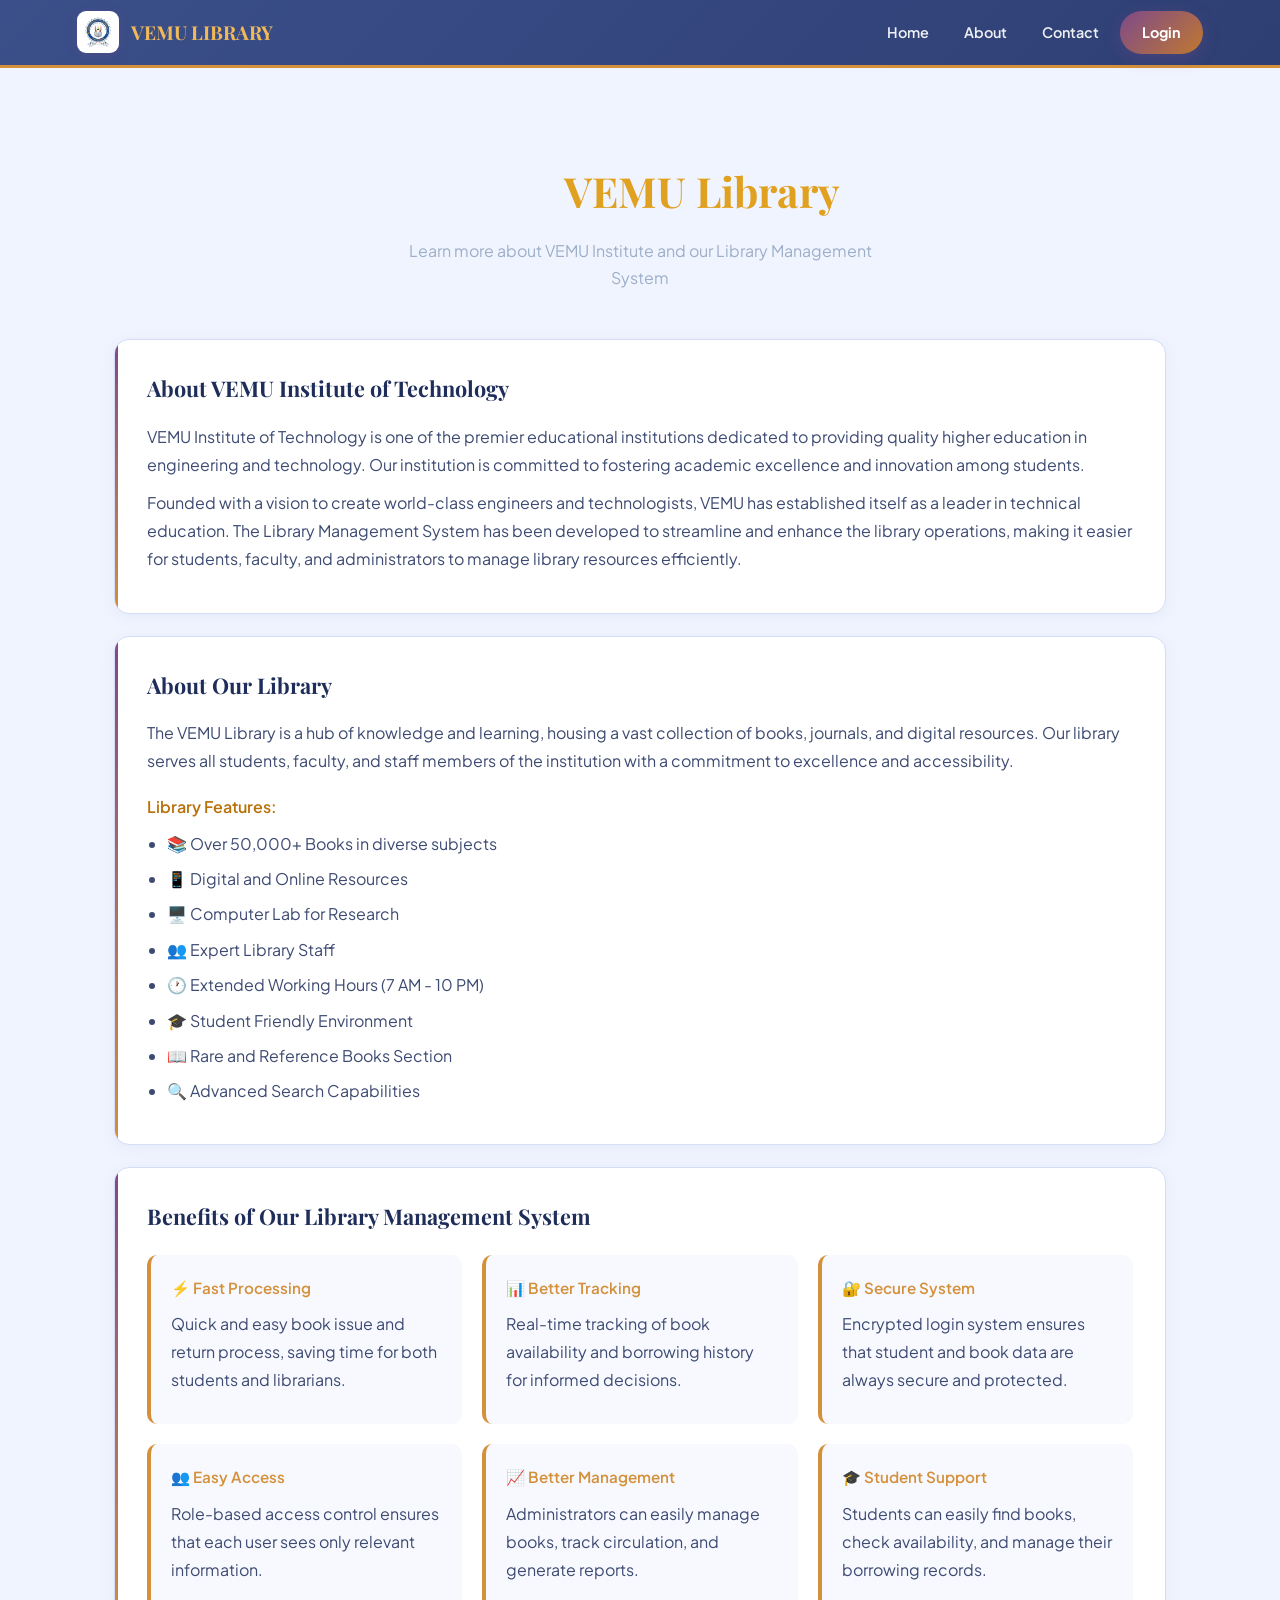
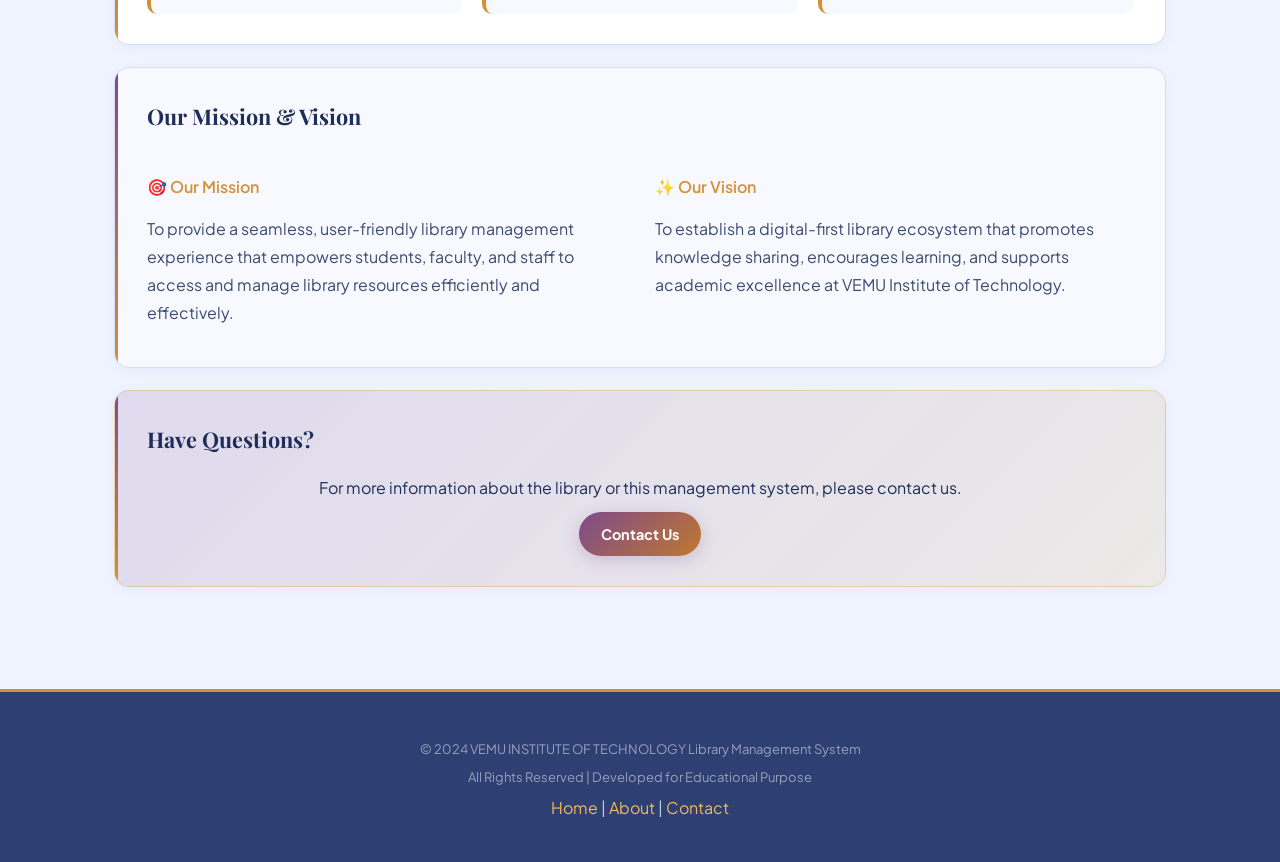
<file: about.html>
<!DOCTYPE html>
<html lang="en">

<head>
    <meta charset="UTF-8">
    <meta name="viewport" content="width=device-width, initial-scale=1.0">
    <meta name="description" content="Learn about VEMU Library Management System">
    <title>About - VEMU Library Management System</title>
    <link rel="stylesheet" href="about.css">
    <link rel="stylesheet" href="https://cdnjs.cloudflare.com/ajax/libs/font-awesome/6.5.0/css/all.min.css"/>
</head>

<body class="about-page">
    <!-- HEADER & NAVIGATION -->
    <header>
        <div class="header-container">
            <div class="logo">
                <img src="vemu-logo.jpeg" alt="VEMU Logo">
                <span>VEMU LIBRARY</span>
            </div>
            <nav>
                <a href="index.html">Home</a>
                <a href="about.html">About</a>
                <a href="contact.html">Contact</a>
                <a href="login.html" class="login-btn">Login</a>
            </nav>
        </div>
    </header>

    <!-- MAIN CONTENT -->
    <main>
        <div class="container">
            <!-- PAGE HEADER -->
            <section style="text-align:center; padding: 3rem 0 2rem; margin-bottom: 16px;">
                <h1 style="font-family: 'Playfair Display', serif; color: #f0f4ff; font-size: 2.6rem; margin-bottom: 10px;">About <span style="color:#e0a020">VEMU Library</span></h1>
                <p style="color: #9daec8; font-size: 1rem; max-width: 520px; margin: 0 auto;">Learn more about VEMU Institute and our Library Management System</p>
            </section>

            <!-- ABOUT SECTION -->
            <section class="about-section">
                <h2>About VEMU Institute of Technology</h2>
                <p>
                    VEMU Institute of Technology is one of the premier educational institutions dedicated to providing quality higher education in engineering and technology. Our institution is committed to fostering academic excellence and innovation among students.
                </p>
                <p>
                    Founded with a vision to create world-class engineers and technologists, VEMU has established itself as a leader in technical education. The Library Management System has been developed to streamline and enhance the library operations, making it easier
                    for students, faculty, and administrators to manage library resources efficiently.
                </p>
            </section>

            <!-- LIBRARY INFORMATION -->
            <section class="about-section">
                <h2>About Our Library</h2>
                <p>
                    The VEMU Library is a hub of knowledge and learning, housing a vast collection of books, journals, and digital resources. Our library serves all students, faculty, and staff members of the institution with a commitment to excellence and accessibility.
                </p>
                <h3>Library Features:</h3>
                <ul>
                    <li>📚 Over 50,000+ Books in diverse subjects</li>
                    <li>📱 Digital and Online Resources</li>
                    <li>🖥️ Computer Lab for Research</li>
                    <li>👥 Expert Library Staff</li>
                    <li>🕐 Extended Working Hours (7 AM - 10 PM)</li>
                    <li>🎓 Student Friendly Environment</li>
                    <li>📖 Rare and Reference Books Section</li>
                    <li>🔍 Advanced Search Capabilities</li>
                </ul>
            </section>

            <!-- SYSTEM BENEFITS -->
            <section class="about-section">
                <h2>Benefits of Our Library Management System</h2>
                <div style="display: grid; grid-template-columns: repeat(auto-fit, minmax(280px, 1fr)); gap: 20px; margin-top: 20px;">
                    <div style="background: #f8f9ff; padding: 20px; border-radius: 8px; border-left: 4px solid #667eea;">
                        <h4 style="color: #667eea; margin-bottom: 10px;">⚡ Fast Processing</h4>
                        <p>Quick and easy book issue and return process, saving time for both students and librarians.</p>
                    </div>
                    <div style="background: #f8f9ff; padding: 20px; border-radius: 8px; border-left: 4px solid #764ba2;">
                        <h4 style="color: #764ba2; margin-bottom: 10px;">📊 Better Tracking</h4>
                        <p>Real-time tracking of book availability and borrowing history for informed decisions.</p>
                    </div>
                    <div style="background: #f8f9ff; padding: 20px; border-radius: 8px; border-left: 4px solid #667eea;">
                        <h4 style="color: #667eea; margin-bottom: 10px;">🔐 Secure System</h4>
                        <p>Encrypted login system ensures that student and book data are always secure and protected.</p>
                    </div>
                    <div style="background: #f8f9ff; padding: 20px; border-radius: 8px; border-left: 4px solid #764ba2;">
                        <h4 style="color: #764ba2; margin-bottom: 10px;">👥 Easy Access</h4>
                        <p>Role-based access control ensures that each user sees only relevant information.</p>
                    </div>
                    <div style="background: #f8f9ff; padding: 20px; border-radius: 8px; border-left: 4px solid #667eea;">
                        <h4 style="color: #667eea; margin-bottom: 10px;">📈 Better Management</h4>
                        <p>Administrators can easily manage books, track circulation, and generate reports.</p>
                    </div>
                    <div style="background: #f8f9ff; padding: 20px; border-radius: 8px; border-left: 4px solid #764ba2;">
                        <h4 style="color: #764ba2; margin-bottom: 10px;">🎓 Student Support</h4>
                        <p>Students can easily find books, check availability, and manage their borrowing records.</p>
                    </div>
                </div>
            </section>

            <!-- MISSION & VISION -->
            <section class="about-section" style="background: linear-gradient(135deg, #f8f9ff 0%, #f0f4ff 100%);">
                <h2>Our Mission & Vision</h2>
                <div style="display: flex; gap: 30px; flex-wrap: wrap; margin-top: 20px;">
                    <div style="flex: 1; min-width: 250px;">
                        <h3 style="color: #667eea; margin-bottom: 15px;">🎯 Our Mission</h3>
                        <p>To provide a seamless, user-friendly library management experience that empowers students, faculty, and staff to access and manage library resources efficiently and effectively.</p>
                    </div>
                    <div style="flex: 1; min-width: 250px;">
                        <h3 style="color: #764ba2; margin-bottom: 15px;">✨ Our Vision</h3>
                        <p>To establish a digital-first library ecosystem that promotes knowledge sharing, encourages learning, and supports academic excellence at VEMU Institute of Technology.</p>
                    </div>
                </div>
            </section>

            <!-- CONTACT CTA -->
            <section class="about-section" style="text-align: center; background: linear-gradient(135deg, #667eea 0%, #764ba2 100%); color: white;">
                <h2 style="color: white;">Have Questions?</h2>
                <p style="color: #f0f4ff;">For more information about the library or this management system, please contact us.</p>
                <a href="contact.html" class="btn btn-large">Contact Us</a>
            </section>
        </div>
    </main>

    <!-- FOOTER -->
    <footer>
        <p class="footer-text">&copy; 2024 VEMU INSTITUTE OF TECHNOLOGY Library Management System</p>
        <p class="footer-text">All Rights Reserved | Developed for Educational Purpose</p>
        <p><a href="index.html">Home</a> | <a href="about.html">About</a> | <a href="contact.html">Contact</a></p>
    </footer>
</body>

</html>
</file>
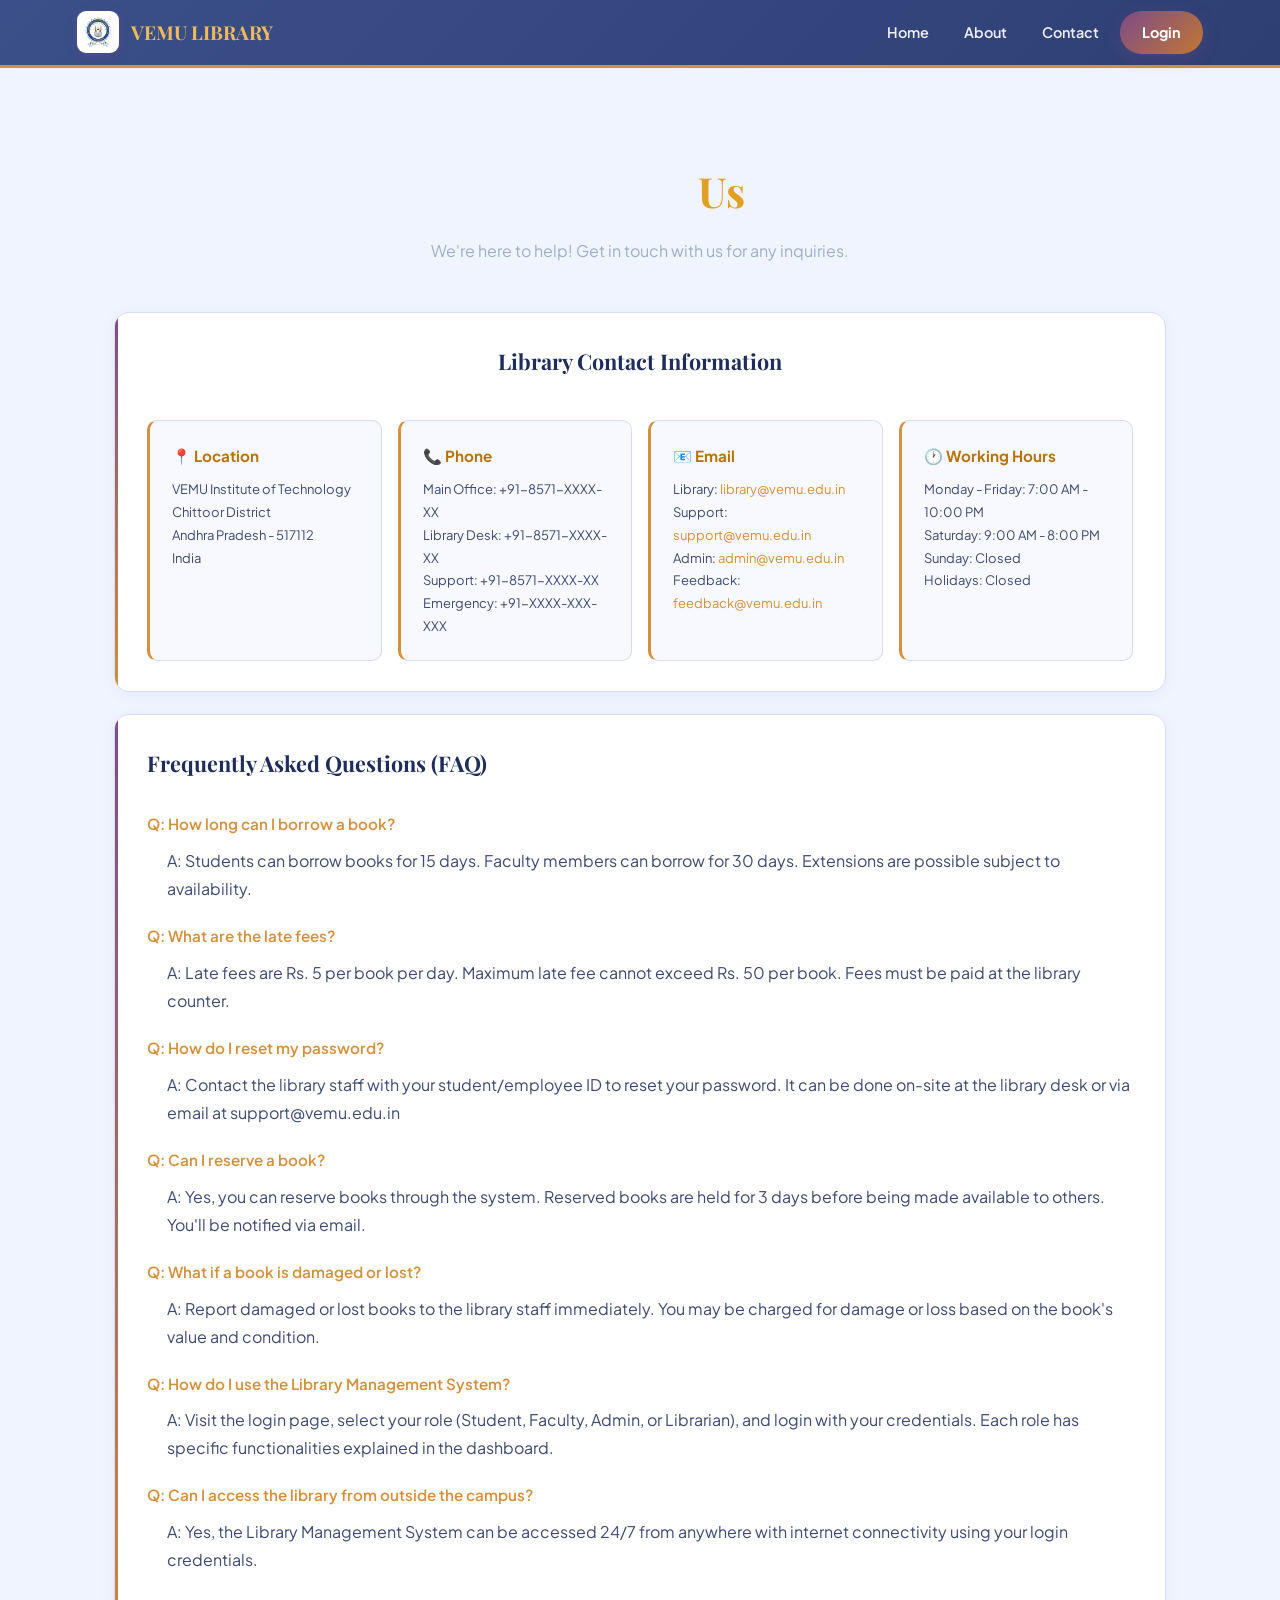
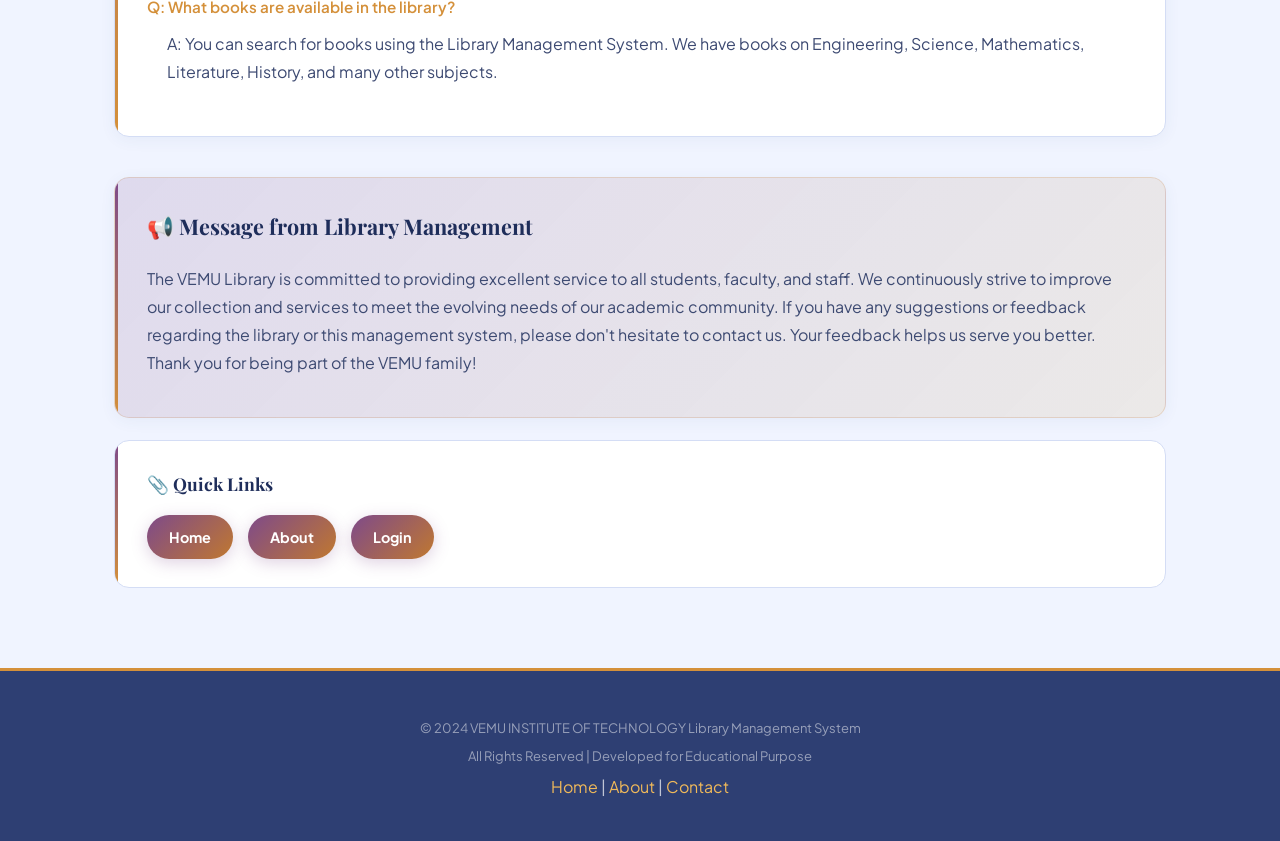
<file: contact.html>
<!DOCTYPE html>
<html lang="en">

<head>
    <meta charset="UTF-8">
    <meta name="viewport" content="width=device-width, initial-scale=1.0">
    <meta name="description" content="Contact VEMU Library Management System">
    <title>Contact - VEMU Library Management System</title>
    <link rel="stylesheet" href="contact.css">
    <link rel="stylesheet" href="https://cdnjs.cloudflare.com/ajax/libs/font-awesome/6.5.0/css/all.min.css"/>
</head>

<body class="contact-page">
    <!-- HEADER & NAVIGATION -->
    <header>
        <div class="header-container">
            <div class="logo">
                <img src="vemu-logo.jpeg" alt="VEMU Logo">
                <span>VEMU LIBRARY</span>
            </div>
            <nav>
                <a href="index.html">Home</a>
                <a href="about.html">About</a>
                <a href="contact.html">Contact</a>
                <a href="login.html" class="login-btn">Login</a>
            </nav>
        </div>
    </header>

    <!-- MAIN CONTENT -->
    <main>
        <div class="container">
            <!-- PAGE TITLE -->
            <section style="text-align:center; padding: 3rem 0 2rem; margin-bottom: 16px;">
                <h1 style="font-family: 'Playfair Display', serif; color: #f0f4ff; font-size: 2.6rem; margin-bottom: 10px;">Contact <span style="color:#e0a020">Us</span></h1>
                <p style="color: #9daec8; font-size: 1rem; max-width: 520px; margin: 0 auto;">We're here to help! Get in touch with us for any inquiries.</p>
            </section>

            <!-- CONTACT INFORMATION -->
            <section class="about-section">
                <h2 style="text-align: center; margin-bottom: 40px;">Library Contact Information</h2>
                <div class="contact-info">
                    <div class="contact-item">
                        <h4>📍 Location</h4>
                        <p>
                            VEMU Institute of Technology<br> Chittoor District<br> Andhra Pradesh - 517112<br> India
                        </p>
                    </div>

                    <div class="contact-item">
                        <h4>📞 Phone</h4>
                        <p>
                            Main Office: +91-8571-XXXX-XX<br> Library Desk: +91-8571-XXXX-XX<br> Support: +91-8571-XXXX-XX<br> Emergency: +91-XXXX-XXX-XXX
                        </p>
                    </div>

                    <div class="contact-item">
                        <h4>📧 Email</h4>
                        <p>
                            Library: <a href="mailto:library@vemu.edu.in" style="color: #667eea;">library@vemu.edu.in</a><br> Support: <a href="mailto:support@vemu.edu.in" style="color: #667eea;">support@vemu.edu.in</a><br> Admin: <a href="mailto:admin@vemu.edu.in"
                                style="color: #667eea;">admin@vemu.edu.in</a><br> Feedback: <a href="mailto:feedback@vemu.edu.in" style="color: #667eea;">feedback@vemu.edu.in</a>
                        </p>
                    </div>

                    <div class="contact-item">
                        <h4>🕐 Working Hours</h4>
                        <p>
                            Monday - Friday: 7:00 AM - 10:00 PM<br> Saturday: 9:00 AM - 8:00 PM<br> Sunday: Closed<br> Holidays: Closed
                        </p>
                    </div>
                </div>
            </section>

            <!-- FREQUENTLY ASKED QUESTIONS -->
            <section class="about-section">
                <h2>Frequently Asked Questions (FAQ)</h2>

                <div style="margin-top: 30px;">
                    <h4 style="color: #667eea; margin: 20px 0 10px 0;">Q: How long can I borrow a book?</h4>
                    <p style="margin-left: 20px; margin-bottom: 20px;">A: Students can borrow books for 15 days. Faculty members can borrow for 30 days. Extensions are possible subject to availability.</p>

                    <h4 style="color: #667eea; margin: 20px 0 10px 0;">Q: What are the late fees?</h4>
                    <p style="margin-left: 20px; margin-bottom: 20px;">A: Late fees are Rs. 5 per book per day. Maximum late fee cannot exceed Rs. 50 per book. Fees must be paid at the library counter.</p>

                    <h4 style="color: #667eea; margin: 20px 0 10px 0;">Q: How do I reset my password?</h4>
                    <p style="margin-left: 20px; margin-bottom: 20px;">A: Contact the library staff with your student/employee ID to reset your password. It can be done on-site at the library desk or via email at support@vemu.edu.in</p>

                    <h4 style="color: #667eea; margin: 20px 0 10px 0;">Q: Can I reserve a book?</h4>
                    <p style="margin-left: 20px; margin-bottom: 20px;">A: Yes, you can reserve books through the system. Reserved books are held for 3 days before being made available to others. You'll be notified via email.</p>

                    <h4 style="color: #667eea; margin: 20px 0 10px 0;">Q: What if a book is damaged or lost?</h4>
                    <p style="margin-left: 20px; margin-bottom: 20px;">A: Report damaged or lost books to the library staff immediately. You may be charged for damage or loss based on the book's value and condition.</p>

                    <h4 style="color: #667eea; margin: 20px 0 10px 0;">Q: How do I use the Library Management System?</h4>
                    <p style="margin-left: 20px; margin-bottom: 20px;">A: Visit the login page, select your role (Student, Faculty, Admin, or Librarian), and login with your credentials. Each role has specific functionalities explained in the dashboard.</p>

                    <h4 style="color: #667eea; margin: 20px 0 10px 0;">Q: Can I access the library from outside the campus?</h4>
                    <p style="margin-left: 20px; margin-bottom: 20px;">A: Yes, the Library Management System can be accessed 24/7 from anywhere with internet connectivity using your login credentials.</p>

                    <h4 style="color: #667eea; margin: 20px 0 10px 0;">Q: What books are available in the library?</h4>
                    <p style="margin-left: 20px; margin-bottom: 20px;">A: You can search for books using the Library Management System. We have books on Engineering, Science, Mathematics, Literature, History, and many other subjects.</p>
                </div>
            </section>

            <!-- MESSAGE FROM MANAGEMENT -->
            <section class="about-section" style="background: linear-gradient(135deg, #667eea 0%, #764ba2 100%); color: white; margin-top: 40px;">
                <h2 style="color: white;">📢 Message from Library Management</h2>
                <p style="color: #e8e8e8;">
                    The VEMU Library is committed to providing excellent service to all students, faculty, and staff. We continuously strive to improve our collection and services to meet the evolving needs of our academic community. If you have any suggestions or feedback
                    regarding the library or this management system, please don't hesitate to contact us. Your feedback helps us serve you better. Thank you for being part of the VEMU family!
                </p>
            </section>

            <!-- QUICK LINKS -->
            <section class="form-section">
                <h3>📎 Quick Links</h3>
                <div style="display: flex; gap: 15px; flex-wrap: wrap;">
                    <a href="index.html" class="btn">Home</a>
                    <a href="about.html" class="btn">About</a>
                    <a href="login.html" class="btn">Login</a>
                </div>
            </section>
        </div>
    </main>

    <!-- FOOTER -->
    <footer>
        <p class="footer-text">&copy; 2024 VEMU INSTITUTE OF TECHNOLOGY Library Management System</p>
        <p class="footer-text">All Rights Reserved | Developed for Educational Purpose</p>
        <p><a href="index.html">Home</a> | <a href="about.html">About</a> | <a href="contact.html">Contact</a></p>
    </footer>
</body>

</html>
</file>
<file: about.css>
/* ============================================================
   VEMU LIBRARY — ABOUT PAGE (about.css)
   UNIFIED DARK THEME — Matches Login & Dashboard
   ============================================================ */

@import url('https://fonts.googleapis.com/css2?family=Playfair+Display:wght@600;700;900&family=Plus+Jakarta+Sans:wght@300;400;500;600;700&display=swap');

:root {
    --bg:      #f0f4ff;
    --bg2:     #e8eef8;
    --card:    #ffffff;
    --card2:   #f7f9ff;
    --card3:   #eef2fb;
    --border:  #d4ddf5;
    --accent:  #7e4a8a;
    --gold:    #c07830;
    --gold2:   #d4903a;
    --gold3:   #f0b95a;
    --brown:   #4b2c20;
    --t1:      #1e2d5a;
    --t2:      #4a5d82;
    --t3:      #8898b8;
    --purple:  #8b5cf6;
    --navy:    #3b4f8a;
    --shadow:  0 8px 36px rgba(0,0,0,.6);
    --radius:  15px;
    --tr:      .28s cubic-bezier(.4,0,.2,1);
    --f-display: 'Playfair Display', serif;
    --f-body:    'Plus Jakarta Sans', sans-serif;
}

*, *::before, *::after { box-sizing: border-box; margin: 0; padding: 0; }
html { scroll-behavior: smooth; height: auto; overflow-y: auto; }
body {
    font-family: var(--f-body);
    background: var(--bg);
    color: var(--t1);
    height: auto;
    overflow-y: auto;
    overflow-x: hidden;
    line-height: 1.7;
}
::-webkit-scrollbar { width: 5px }
::-webkit-scrollbar-track { background: var(--bg2) }
::-webkit-scrollbar-thumb { background: linear-gradient(135deg, #3b4f8a, #2e3f73); border-radius: 10px }

/* HEADER — identical to index */
header {
    background: linear-gradient(135deg, #3b4f8a, #2e3f73);
    
    padding: 0 6%;
    display: flex;
    justify-content: space-between;
    align-items: center;
    position: sticky;
    top: 0;
    z-index: 1000;
    height: 68px;
    border-bottom: 3px solid #d4903a;
}

.header-container { display: flex; justify-content: space-between; align-items: center; width: 100%; }
.logo {
    display: flex; align-items: center; gap: 12px;
    font-family: var(--f-display); font-size: 1.2rem; font-weight: 700;
    color: #f0b95a; text-decoration: none;
}
.logo img {
    height: 42px; border-radius: 9px; background: white;
    padding: 3px; box-shadow: 0 2px 10px rgba(126,74,138,.3);
}
nav a {
    margin-left: 4px; text-decoration: none; color: rgba(255,255,255,.92);
    font-weight: 600; font-size: .9rem; padding: 8px 14px;
    border-radius: 8px; transition: all var(--tr); display: inline-block;
}
nav a:hover { color: #f0b95a; background: rgba(255,255,255,.1); }
.login-btn {
    background: linear-gradient(135deg, var(--accent), var(--gold)) !important;
    color: white !important; padding: 9px 22px !important;
    border-radius: 50px !important; font-weight: 700 !important;
    box-shadow: 0 4px 16px rgba(126,74,138,.35) !important;
}
.login-btn:hover { transform: translateY(-2px) !important; box-shadow: 0 7px 24px rgba(126,74,138,.5) !important; }

/* PAGE HERO BANNER */
main { padding: 0; }
.page-hero {
    background: linear-gradient(135deg, rgba(126,74,138,.1), rgba(200,137,26,.07));
    border-bottom: 3px solid #d4903a;
    text-align: center;
    padding: 3.5rem 5% 3rem;
}
.page-hero h1 {
    font-family: var(--f-display);
    font-size: clamp(1.8rem, 4vw, 2.8rem);
    font-weight: 900;
    color: var(--t1);
    margin-bottom: .6rem;
}
.page-hero h1 span { color: var(--gold2); }
.page-hero p { color: var(--t2); font-size: 1rem; max-width: 560px; margin: 0 auto; }

/* CONTAINER */
.container { max-width: 1100px; margin: 0 auto; padding: 40px 24px; }

/* ABOUT SECTIONS — matches dashboard card style */
.about-section {
    background: var(--card);
    border: 1px solid var(--border);
    border-radius: var(--radius);
    padding: 30px 32px;
    margin-bottom: 22px;
    position: relative;
    overflow: hidden;
    transition: all var(--tr);
    box-shadow: 0 3px 16px rgba(59,79,138,.06);
}
.about-section:hover { border-color: var(--gold2); box-shadow: 0 8px 30px rgba(59,79,138,.12); }
.about-section::before {
    content: '';
    position: absolute;
    left: 0; top: 0; bottom: 0; width: 3px;
    background: linear-gradient(180deg, #7e4a8a, #d4903a);
}
.about-section h2 {
    font-family: var(--f-display);
    color: #1e2d5a;
    margin-bottom: 16px;
    font-size: 1.35rem;
    font-weight: 700;
    display: flex; align-items: center; gap: 10px;
}
.about-section h3 {
    color: #b8720a;
    margin-top: 18px;
    margin-bottom: 10px;
    font-size: 1rem;
    font-weight: 600;
}
.about-section h4 {
    color: #b8720a;
    font-size: .95rem;
    margin-bottom: 8px;
    font-weight: 600;
}
.about-section p { color: #3d4a72; margin-bottom: 10px; line-height: 1.75; }
.about-section ul { padding-left: 20px; margin-top: 10px; }
.about-section li { color: #3d4a72; margin-bottom: 9px; line-height: 1.65; }

/* Override inline styles in the HTML for benefit cards */
.about-section div[style*="background: #f8f9ff"] {
    background: var(--card2) !important;
    border-left-color: var(--gold2) !important;
    border-radius: 10px !important;
}
.about-section div[style*="color: #667eea"],
.about-section h4[style*="color: #667eea"],
.about-section h4[style*="color: #764ba2"],
.about-section h3[style*="color: #667eea"],
.about-section h3[style*="color: #764ba2"] {
    color: var(--gold2) !important;
}
/* Override the gradient CTA section */
.about-section[style*="background: linear-gradient(135deg, #667eea"] {
    background: linear-gradient(135deg, rgba(126,74,138,.15), rgba(200,137,26,.1)) !important;
    border-color: rgba(224,160,32,.3) !important;
}
.about-section[style*="background: linear-gradient(135deg, #667eea"] h2,
.about-section[style*="background: linear-gradient(135deg, #667eea"] p { color: var(--t1) !important; }
/* Mission/vision section */
.about-section[style*="background: linear-gradient(135deg, #f8f9ff"] {
    background: var(--card2) !important;
}

/* Page title inline styles override */
section[style*="text-align: center"] h1[style*="color: #667eea"] {
    color: #1e2d5a !important;
    font-family: var(--f-display) !important;
}
section[style*="text-align: center"] p[style*="color: #666"] { color: #4a5d82 !important; }

/* BUTTONS */
.btn {
    display: inline-block;
    background: linear-gradient(135deg, #7e4a8a, #c07830);
    color: white;
    padding: 10px 22px;
    border-radius: 25px;
    text-decoration: none;
    font-weight: 700;
    transition: all var(--tr);
    box-shadow: 0 4px 16px rgba(126,74,138,.25);
    font-size: .9rem;
}
.btn:hover { transform: translateY(-2px); box-shadow: 0 8px 24px rgba(126,74,138,.4); }

/* FOOTER */
footer {
    background: #2e3f73;
    border-top: 3px solid #d4903a;
    color: rgba(255,255,255,.7);
    text-align: center;
    padding: 2.5rem 6%;
    margin-top: 40px;
}
.footer-text { font-size: 13px; margin: 6px 0; color: rgba(255,255,255,.5); }
footer a { color: #f0b95a; text-decoration: none; transition: opacity var(--tr); }
footer a:hover { opacity: .75; }

@media (max-width: 768px) {
    header { padding: 0 4%; }
    .container { padding: 24px 16px; }
    .about-section { padding: 22px 20px; }
}
</file>
<file: contact.css>
/* ============================================================
   VEMU LIBRARY — CONTACT PAGE (contact.css)
   UNIFIED DARK THEME — Matches Login & Dashboard
   ============================================================ */

@import url('https://fonts.googleapis.com/css2?family=Playfair+Display:wght@600;700;900&family=Plus+Jakarta+Sans:wght@300;400;500;600;700&display=swap');

:root {
    --bg:      #f0f4ff;
    --bg2:     #e8eef8;
    --card:    #ffffff;
    --card2:   #f7f9ff;
    --card3:   #eef2fb;
    --border:  #d4ddf5;
    --accent:  #7e4a8a;
    --gold:    #c07830;
    --gold2:   #d4903a;
    --gold3:   #f0b95a;
    --t1:      #1e2d5a;
    --t2:      #4a5d82;
    --t3:      #8898b8;
    --shadow:  0 8px 36px rgba(0,0,0,.6);
    --radius:  15px;
    --tr:      .28s cubic-bezier(.4,0,.2,1);
    --f-display: 'Playfair Display', serif;
    --f-body:    'Plus Jakarta Sans', sans-serif;
}

*, *::before, *::after { box-sizing: border-box; margin: 0; padding: 0; }
html { scroll-behavior: smooth; height: auto; overflow-y: auto; }
body {
    font-family: var(--f-body);
    background: var(--bg);
    color: var(--t1);
    height: auto;
    overflow-y: auto;
    overflow-x: hidden;
    line-height: 1.7;
}
::-webkit-scrollbar { width: 5px }
::-webkit-scrollbar-track { background: var(--bg2) }
::-webkit-scrollbar-thumb { background: linear-gradient(135deg, #3b4f8a, #2e3f73); border-radius: 10px }

/* HEADER — identical across all pages */
header {
    background: linear-gradient(135deg, #3b4f8a, #2e3f73);
    
    padding: 0 6%;
    display: flex;
    justify-content: space-between;
    align-items: center;
    position: sticky;
    top: 0;
    z-index: 1000;
    height: 68px;
    border-bottom: 3px solid #d4903a;
}

.header-container { display: flex; justify-content: space-between; align-items: center; width: 100%; }
.logo {
    display: flex; align-items: center; gap: 12px;
    font-family: var(--f-display); font-size: 1.2rem; font-weight: 700;
    color: #f0b95a; text-decoration: none;
}
.logo img {
    height: 42px; border-radius: 9px; background: white;
    padding: 3px; box-shadow: 0 2px 10px rgba(126,74,138,.3);
}
nav a {
    margin-left: 4px; text-decoration: none; color: rgba(255,255,255,.92);
    font-weight: 600; font-size: .9rem; padding: 8px 14px;
    border-radius: 8px; transition: all var(--tr); display: inline-block;
}
nav a:hover { color: #f0b95a; background: rgba(255,255,255,.1); }
.login-btn {
    background: linear-gradient(135deg, var(--accent), var(--gold)) !important;
    color: white !important; padding: 9px 22px !important;
    border-radius: 50px !important; font-weight: 700 !important;
    box-shadow: 0 4px 16px rgba(126,74,138,.35) !important;
}
.login-btn:hover { transform: translateY(-2px) !important; box-shadow: 0 7px 24px rgba(126,74,138,.5) !important; }

/* PAGE HERO BANNER */
main { padding: 0; }

/* CONTAINER */
.container { max-width: 1100px; margin: 0 auto; padding: 40px 24px; }

/* Override inline page title styles */
section[style*="text-align: center"] h1[style*="color: #667eea"] {
    color: #1e2d5a !important;
    font-family: var(--f-display) !important;
    font-size: 2.5rem !important;
    font-weight: 900 !important;
}
section[style*="text-align: center"] p[style*="color: #666"] { color: #4a5d82 !important; }

/* ABOUT SECTIONS (shared) — dark card style */
.about-section {
    background: var(--card);
    border: 1px solid var(--border);
    border-radius: var(--radius);
    padding: 30px 32px;
    margin-bottom: 22px;
    position: relative;
    overflow: hidden;
    transition: all var(--tr);
    box-shadow: 0 3px 16px rgba(59,79,138,.06);
}
.about-section:hover { border-color: var(--gold2); box-shadow: 0 8px 30px rgba(59,79,138,.12); }
.about-section::before {
    content: '';
    position: absolute;
    left: 0; top: 0; bottom: 0; width: 3px;
    background: linear-gradient(180deg, #7e4a8a, #d4903a);
}
.about-section h2 {
    font-family: var(--f-display);
    color: var(--t1); margin-bottom: 20px;
    font-size: 1.35rem; font-weight: 700;
}
/* Override inline h2 color */
.about-section h2[style*="color:"] { color: var(--t1) !important; }
.about-section h4 { color: var(--gold2); font-size: .95rem; margin-bottom: 8px; font-weight: 600; }
/* Override inline h4 colors */
.about-section h4[style*="color: #667eea"],
.about-section h4[style*="color: #764ba2"] { color: var(--gold2) !important; }
.about-section p { color: #3d4a72; margin-bottom: 10px; line-height: 1.75; }
/* Override inline p colors */
.about-section p[style*="color: #666"],
.about-section p[style*="color: #444"],
.about-section p[style*="color: #555"] { color: #3d4a72 !important; }
.about-section p[style*="margin-left"] { color: #3d4a72 !important; }

/* Override the gradient CTA banner */
.about-section[style*="background: linear-gradient(135deg, #667eea"] {
    background: linear-gradient(135deg, rgba(126,74,138,.15), rgba(200,137,26,.1)) !important;
    border-color: rgba(192,120,48,.2) !important;
}
.about-section[style*="background: linear-gradient(135deg, #667eea"] h2 { color: var(--t1) !important; }
.about-section[style*="background: linear-gradient(135deg, #667eea"] p { color: #3d4a72 !important; }

/* CONTACT INFO GRID */
.contact-info {
    display: grid;
    grid-template-columns: repeat(auto-fit, minmax(220px, 1fr));
    gap: 16px;
}
.contact-item {
    background: var(--card2);
    border: 1px solid var(--border);
    padding: 22px;
    border-radius: 10px;
    border-left: 3px solid #d4903a;
    transition: all var(--tr);
}
.contact-item:hover { transform: translateY(-3px); box-shadow: 0 6px 20px rgba(0,0,0,.3); border-color: var(--gold2); }
.contact-item h4 { color: #b8720a !important; margin-bottom: 10px; font-weight: 700; }
.contact-item p { color: #3d4a72 !important; font-size: 13px; margin: 0; }
.contact-item a { color: var(--gold2) !important; text-decoration: none; }
.contact-item a:hover { opacity: .75; }

/* FORM SECTION */
.form-section {
    background: var(--card);
    border: 1px solid var(--border);
    border-radius: var(--radius);
    padding: 28px 32px;
    margin-top: 22px;
    position: relative;
    overflow: hidden;
}
.form-section::before {
    content: '';
    position: absolute;
    left: 0; top: 0; bottom: 0; width: 3px;
    background: linear-gradient(180deg, #7e4a8a, #d4903a);
}
.form-section h3 { color: var(--t1); font-family: var(--f-display); margin-bottom: 16px; font-size: 1.1rem; }

input, textarea, select {
    width: 100%;
    padding: 11px 14px;
    background: var(--card2);
    border: 1.5px solid var(--border);
    border-radius: 9px;
    color: var(--t1);
    font-family: var(--f-body);
    font-size: 14px;
    outline: none;
    transition: border-color var(--tr), box-shadow var(--tr);
    margin-bottom: 14px;
}
input:focus, textarea:focus {
    border-color: var(--gold2);
    box-shadow: 0 0 0 3px rgba(192,120,48,.1);
}
input::placeholder, textarea::placeholder { color: var(--t3); }

/* BUTTONS */
.btn {
    display: inline-block;
    background: linear-gradient(135deg, #7e4a8a, #c07830);
    color: white;
    padding: 10px 22px;
    border-radius: 25px;
    text-decoration: none;
    font-weight: 700;
    transition: all var(--tr);
    box-shadow: 0 4px 16px rgba(126,74,138,.25);
    font-size: .9rem;
    border: none;
    cursor: pointer;
    font-family: var(--f-body);
}
.btn:hover { transform: translateY(-2px); box-shadow: 0 8px 24px rgba(126,74,138,.4); }

/* FOOTER */
footer {
    background: #2e3f73;
    border-top: 3px solid #d4903a;
    color: rgba(255,255,255,.7);
    text-align: center;
    padding: 2.5rem 6%;
    margin-top: 40px;
}
.footer-text { font-size: 13px; margin: 6px 0; color: rgba(255,255,255,.5); }
footer a { color: #f0b95a; text-decoration: none; transition: opacity var(--tr); }
footer a:hover { opacity: .75; }

@media (max-width: 768px) {
    header { padding: 0 4%; }
    .container { padding: 24px 16px; }
    .about-section { padding: 22px 20px; }
    .form-section { padding: 22px 20px; }
}
</file>
